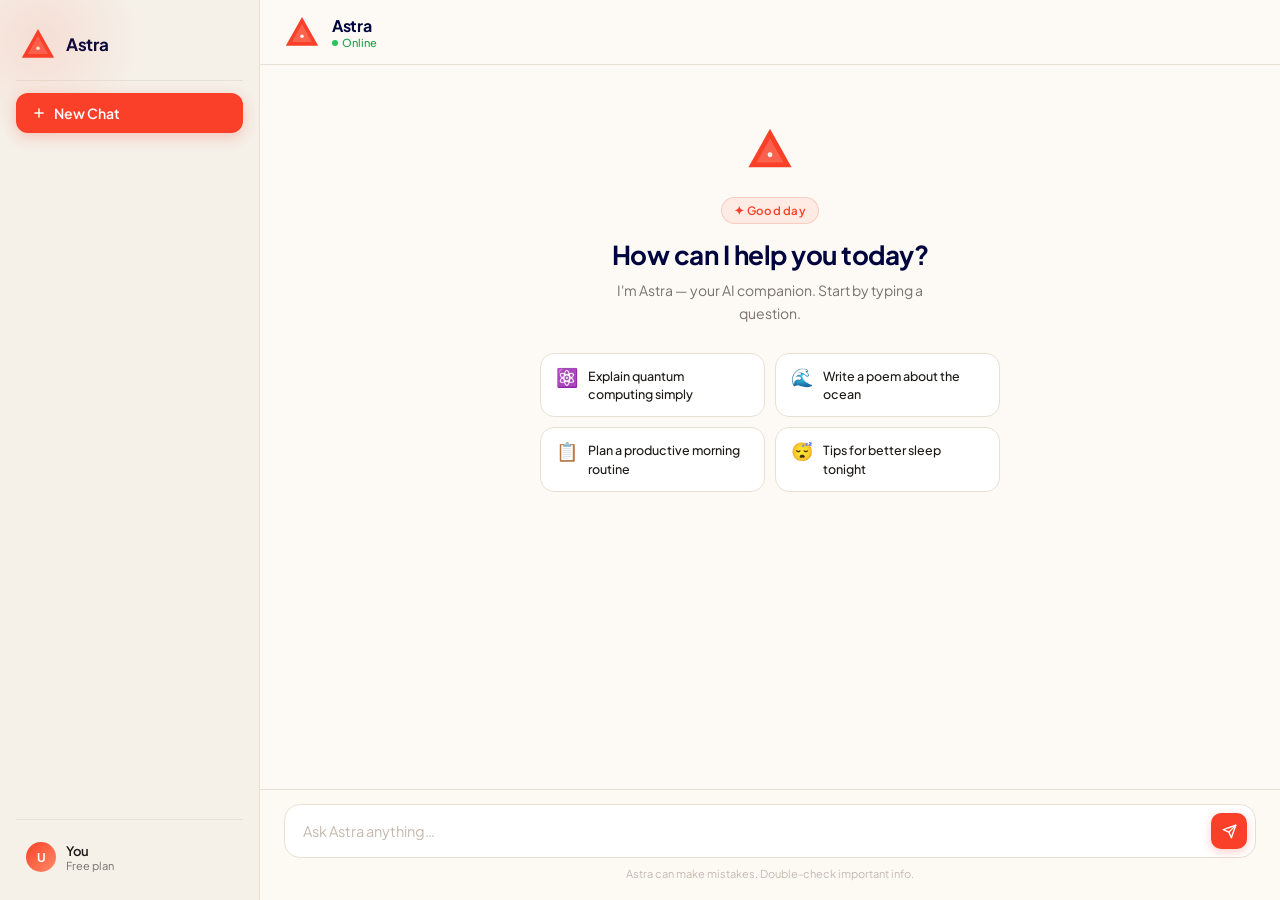
<file: chat.html>
<!DOCTYPE html>
<html lang="en">
<head>
    <meta charset="UTF-8">
    <meta name="viewport" content="width=device-width, initial-scale=1.0">
    <title>Astra</title>
    <link rel="shortcut icon" href="./Assets/Images/solaris-logo.svg">
    <link href="https://fonts.googleapis.com/css2?family=Plus+Jakarta+Sans:wght@300;400;500;600;700&display=swap" rel="stylesheet">
    <style>
        :root {
            --orange: #fa4028;
            --orange-hover: #801a10;
            --orange-light: rgba(250, 64, 40, 0.08);
            --orange-glow: rgba(250, 64, 40, 0.25);
            --bg: #fdfaf5;
            --sidebar-bg: #f5f0e8;
            --text-dark: #1C1917;
            --text-muted: #78716c;
            --heading: #00063d;
            --border: #e8e0d5;
            --card-bg: #ffffff;
            --font-body: 'Plus Jakarta Sans', sans-serif;
        }

        * { margin: 0; padding: 0; box-sizing: border-box; font-family: var(--font-body); }

        body {
            display: flex;
            height: 100vh;
            background: var(--bg);
            overflow: hidden;
        }

        /* ── SIDEBAR ── */
        .sidebar {
            width: 260px;
            background: var(--sidebar-bg);
            padding: 20px 16px;
            border-right: 1px solid var(--border);
            display: flex;
            flex-direction: column;
            gap: 4px;
            position: relative;
            overflow: hidden;
        }

        .sidebar::before {
            content: '';
            position: absolute;
            top: -60px; left: -60px;
            width: 200px; height: 200px;
            background: radial-gradient(circle, rgba(250,64,40,0.1) 0%, transparent 70%);
            pointer-events: none;
        }

        .sidebar-brand {
            display: flex;
            align-items: center;
            gap: 10px;
            padding: 6px 4px 18px;
            border-bottom: 1px solid var(--border);
            margin-bottom: 8px;
        }

        .brand-name {
            font-size: 17px; font-weight: 700;
            color: var(--heading); letter-spacing: -0.3px;
        }

        .new-chat {
            width: 100%;
            padding: 11px 16px;
            background: var(--orange);
            color: white;
            border: none; border-radius: 12px;
            cursor: pointer;
            font-size: 14px; font-weight: 600;
            font-family: var(--font-body);
            display: flex; align-items: center; gap: 8px;
            transition: background 0.2s, transform 0.15s, box-shadow 0.2s;
            box-shadow: 0 4px 14px var(--orange-glow);
            margin-bottom: 4px;
        }

        .new-chat:hover { background: var(--orange-hover); transform: translateY(-1px); box-shadow: 0 6px 18px var(--orange-glow); }
        .new-chat:active { transform: translateY(0); }

        .sidebar-footer {
            margin-top: auto;
            padding-top: 14px;
            border-top: 1px solid var(--border);
        }

        .user-pill {
            display: flex; align-items: center; gap: 10px;
            padding: 8px 10px;
            border-radius: 12px; cursor: pointer;
            transition: background 0.15s;
        }

        .user-pill:hover { background: rgba(0,0,0,0.04); }

        .avatar {
            width: 30px; height: 30px;
            border-radius: 50%;
            background: linear-gradient(135deg, #fa4028, #ff8c69);
            display: flex; align-items: center; justify-content: center;
            font-size: 12px; font-weight: 700; color: white;
            flex-shrink: 0;
        }

        .user-info { flex: 1; overflow: hidden; }
        .user-name { font-size: 13px; font-weight: 600; color: var(--text-dark); }
        .user-sub { font-size: 11px; color: var(--text-muted); }

        /* ── MAIN CHAT ── */
        .chat-container { flex: 1; display: flex; flex-direction: column; min-width: 0; }

        /* ── HEADER ── */
        .header {
            background: rgba(253,250,245,0.9);
            backdrop-filter: blur(12px);
            padding: 14px 24px;
            display: flex; align-items: center; gap: 12px;
            border-bottom: 1px solid var(--border);
        }

        .header-icon {
            width: 36px; height: 36px;
            border-radius: 10px;
            display: flex; align-items: center; justify-content: center;
        }

        .header-info { flex: 1; }
        .header-title { font-size: 16px; font-weight: 700; color: var(--heading); letter-spacing: -0.3px; }

        .header-status {
            font-size: 11px; font-weight: 500; color: #16a34a;
            display: flex; align-items: center; gap: 4px;
        }

        .status-dot {
            width: 6px; height: 6px;
            border-radius: 50%; background: #22c55e;
            animation: pulse 2s infinite;
        }

        @keyframes pulse { 0%, 100% { opacity: 1; } 50% { opacity: 0.4; } }

        /* ── CHAT BOX ── */
        .chat-box {
            flex: 1; padding: 24px;
            overflow-y: auto;
            display: flex; flex-direction: column; gap: 4px;
            scroll-behavior: smooth;
        }

        .chat-box::-webkit-scrollbar { width: 4px; }
        .chat-box::-webkit-scrollbar-track { background: transparent; }
        .chat-box::-webkit-scrollbar-thumb { background: var(--border); border-radius: 4px; }

        /* ── GREETING ── */
        .greeting-card {
            display: flex; flex-direction: column; align-items: center;
            text-align: center;
            padding: 36px 24px 24px;
            animation: fadeUp 0.55s ease both;
        }

        @keyframes fadeUp { from { opacity: 0; transform: translateY(18px); } to { opacity: 1; transform: translateY(0); } }

        .greeting-icon {
            width: 48px; height: 48px;
            margin-bottom: 20px;
        }

        .greeting-badge {
            display: inline-flex; align-items: center; gap: 6px;
            background: var(--orange-light);
            border: 1px solid rgba(250,64,40,0.18);
            border-radius: 100px;
            padding: 5px 12px;
            font-size: 11.5px; font-weight: 600;
            color: var(--orange);
            letter-spacing: 0.3px;
            margin-bottom: 14px;
        }

        .greeting-heading {
            font-size: 26px; font-weight: 700;
            color: var(--heading); letter-spacing: -0.5px;
            margin-bottom: 8px;
        }

        .greeting-sub {
            font-size: 14px; color: var(--text-muted);
            font-weight: 400; max-width: 360px;
            line-height: 1.65; margin-bottom: 28px;
        }

        .suggestion-grid {
            display: grid; grid-template-columns: 1fr 1fr;
            gap: 10px;
            width: 100%; max-width: 460px;
        }

        .suggestion-chip {
            background: var(--card-bg);
            border: 1px solid var(--border);
            border-radius: 14px;
            padding: 13px 15px;
            text-align: left; cursor: pointer;
            transition: all 0.2s;
            display: flex; align-items: flex-start; gap: 10px;
        }

        .suggestion-chip:hover {
            border-color: var(--orange);
            background: var(--orange-light);
            transform: translateY(-2px);
            box-shadow: 0 6px 18px rgba(250,64,40,0.09);
        }

        .chip-emoji { font-size: 18px; line-height: 1; flex-shrink: 0; margin-top: 1px; }
        .chip-text { font-size: 12.5px; font-weight: 500; color: var(--text-dark); line-height: 1.45; }

        /* ── MESSAGES ── */
        .message-row {
            display: flex; gap: 10px;
            margin: 4px 0;
            animation: fadeUp 0.28s ease both;
        }

        .message-row.user { flex-direction: row-reverse; }

        .msg-avatar {
            width: 28px; height: 28px;
            border-radius: 50%; flex-shrink: 0;
            display: flex; align-items: center; justify-content: center;
            font-size: 11px; font-weight: 700;
            margin-top: 2px;
        }

        .msg-avatar.bot-av { background: none; object-fit: cover; }
        .msg-avatar.user-av { background: var(--heading); color: white; }

        .message {
            max-width: 90%; padding: 12px 16px;
            border-radius: 18px;
            font-size: 14px; line-height: 1.62; font-weight: 400;
            word-wrap: break-word;
            overflow-wrap: break-word;
            hyphens: auto;
        }

        .message.user {
            background: var(--orange); color: white;
            border-bottom-right-radius: 5px;
            box-shadow: 0 4px 14px rgba(250,64,40,0.22);
            max-width: none;
            white-space: nowrap;
        }

        .message.bot {
            background: var(--card-bg); color: var(--text-dark);
            border-bottom-left-radius: 5px;
            border: 1px solid var(--border);
            box-shadow: 0 2px 8px rgba(0,0,0,0.04);
            white-space: pre-wrap;
        }

        .message.bot.typing {
            display: flex; align-items: center; gap: 5px;
            padding: 15px 18px;
        }

        .typing-dot {
            width: 6px; height: 6px;
            border-radius: 50%; background: #c4b9ae;
            animation: blink 1.2s infinite;
        }
        .typing-dot:nth-child(2) { animation-delay: 0.2s; }
        .typing-dot:nth-child(3) { animation-delay: 0.4s; }

        @keyframes blink { 0%, 80%, 100% { opacity: 0.25; transform: scale(0.8); } 40% { opacity: 1; transform: scale(1); } }

        .timestamp {
            font-size: 10.5px; color: var(--text-muted);
            margin-top: 4px; padding: 0 4px;
        }

        .message-row.user .timestamp { text-align: right; }

        /* ── INPUT AREA ── */
        .input-wrapper {
            padding: 14px 24px 20px;
            background: rgba(253,250,245,0.92);
            border-top: 1px solid var(--border);
        }

        .input-area {
            display: flex; align-items: center; gap: 8px;
            background: var(--card-bg);
            border: 1.5px solid var(--border);
            border-radius: 16px;
            padding: 8px 8px 8px 18px;
            transition: border-color 0.2s, box-shadow 0.2s;
        }

        .input-area:focus-within {
            border-color: rgba(250,64,40,0.38);
            box-shadow: 0 0 0 3px rgba(250,64,40,0.07);
        }

        .input-area input[type="text"] {
            flex: 1; border: none; background: transparent;
            font-size: 14.5px; font-family: var(--font-body);
            color: var(--text-dark); outline: none;
            padding: 4px 0; font-weight: 400;
        }

        .input-area input::placeholder { color: #c4b9ae; font-weight: 400; }

        .input-actions { display: flex; gap: 4px; align-items: center; }

        .send-btn {
            width: 36px; height: 36px;
            border-radius: 10px; background: var(--orange); border: none;
            display: flex; align-items: center; justify-content: center;
            cursor: pointer;
            transition: background 0.2s, transform 0.15s, box-shadow 0.2s;
            box-shadow: 0 3px 10px var(--orange-glow);
            flex-shrink: 0; padding: 0;
        }

        .send-btn:hover { background: var(--orange-hover); transform: scale(1.05); }
        .send-btn:active { transform: scale(0.97); }
        .send-btn svg { width: 15px; height: 15px; fill: none; stroke: white; stroke-width: 2.2; stroke-linecap: round; stroke-linejoin: round; }

        .input-hint { text-align: center; font-size: 11px; color: #c4b9ae; margin-top: 9px; font-weight: 400; }
    </style>
</head>
<body>

    <div class="sidebar">
        <div class="sidebar-brand">
            <div>
                <img class="header-icon" src="./Assets/Images/solaris-logo.svg" alt="">
            </div>
            <span class="brand-name">Astra</span>
        </div>

        <button class="new-chat" onclick="newChat()">
            <svg width="14" height="14" viewBox="0 0 24 24" fill="none" stroke="currentColor" stroke-width="2.5" stroke-linecap="round"><line x1="12" y1="5" x2="12" y2="19"/><line x1="5" y1="12" x2="19" y2="12"/></svg>
            New Chat
        </button>

        <div class="sidebar-footer">
            <div class="user-pill">
                <div class="avatar">U</div>
                <div class="user-info">
                    <div class="user-name">You</div>
                    <div class="user-sub">Free plan</div>
                </div>
            </div>
        </div>
    </div>

    <div class="chat-container">

        <div class="header">
            <div>
                <img class="header-icon" src="./Assets/Images/solaris-logo.svg" alt="">
            </div>
            <div class="header-info">
                <div class="header-title">Astra</div>
                <div class="header-status"><span class="status-dot"></span> Online</div>
            </div>
        </div>

        <div class="chat-box" id="chatBox">
            <div class="greeting-card" id="greetingCard">
                <div>
                    <img class="greeting-icon" src="./Assets/Images/solaris-logo.svg" alt="Astra Logo">
                </div>
                <div class="greeting-badge">✦ Good day</div>
                <div class="greeting-heading">How can I help you today?</div>
                <div class="greeting-sub">I'm Astra — your AI companion. Start by typing a question.</div>
                <div class="suggestion-grid">
                    <div class="suggestion-chip" onclick="fillInput('Explain quantum computing simply')">
                        <span class="chip-emoji">⚛️</span>
                        <span class="chip-text">Explain quantum computing simply</span>
                    </div>
                    <div class="suggestion-chip" onclick="fillInput('Write a short poem about the ocean')">
                        <span class="chip-emoji">🌊</span>
                        <span class="chip-text">Write a poem about the ocean</span>
                    </div>
                    <div class="suggestion-chip" onclick="fillInput('Help me plan a productive morning routine')">
                        <span class="chip-emoji">📋</span>
                        <span class="chip-text">Plan a productive morning routine</span>
                    </div>
                    <div class="suggestion-chip" onclick="fillInput('What are some tips for better sleep?')">
                        <span class="chip-emoji">😴</span>
                        <span class="chip-text">Tips for better sleep tonight</span>
                    </div>
                </div>
            </div>
        </div>

        <div class="input-wrapper">
            <div class="input-area">
                <input type="text" id="userInput" placeholder="Ask Astra anything…" onkeydown="if(event.key==='Enter') sendMessage()">
                <div class="input-actions">
                    <button class="send-btn" onclick="sendMessage()">
                        <svg viewBox="0 0 24 24"><line x1="22" y1="2" x2="11" y2="13"/><polygon points="22 2 15 22 11 13 2 9 22 2"/></svg>
                    </button>
                </div>
            </div>
            <div class="input-hint">Astra can make mistakes. Double-check important info.</div>
        </div>
    </div>

    <script>
        // ── PASTE YOUR GROQ API KEY HERE ──
        const GROQ_API_KEY = "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";

        let currentChat = [];

        function fillInput(text) {
            document.getElementById('userInput').value = text;
            document.getElementById('userInput').focus();
        }

        function now() {
            return new Date().toLocaleTimeString([], { hour: '2-digit', minute: '2-digit' });
        }

        function addMessage(role, text) {
            const chatBox = document.getElementById('chatBox');
            const greeting = document.getElementById('greetingCard');
            if (greeting) greeting.style.display = 'none';

            if (role === 'typing') {
                const row = document.createElement('div');
                row.className = 'message-row';
                row.id = 'typingRow';
                row.innerHTML = `
                    <img class="msg-avatar bot-av" src="./Assets/Images/solaris-logo.svg" alt="Astra">
                    <div>
                        <div class="message bot typing">
                            <div class="typing-dot"></div>
                            <div class="typing-dot"></div>
                            <div class="typing-dot"></div>
                        </div>
                    </div>`;
                chatBox.appendChild(row);
                chatBox.scrollTop = chatBox.scrollHeight;
                return;
            }

            const tr = document.getElementById('typingRow');
            if (tr) tr.remove();

            const row = document.createElement('div');
            row.className = `message-row ${role}`;

            const botAv = `<img class="msg-avatar bot-av" src="./Assets/Images/solaris-logo.svg" alt="Astra">`;
            const userAv = `<div class="msg-avatar user-av">U</div>`;
            const msgClass = role === 'user' ? 'user' : 'bot';

            row.innerHTML = `
                ${role !== 'user' ? botAv : ''}
                <div>
                    <div class="message ${msgClass}">${text}</div>
                    <div class="timestamp">${now()}</div>
                </div>
                ${role === 'user' ? userAv : ''}`;

            chatBox.appendChild(row);
            chatBox.scrollTop = chatBox.scrollHeight;
        }

        function sendMessage() {
            const input = document.getElementById('userInput');
            const text = input.value.trim();
            if (!text) return;

            addMessage('user', text);
            currentChat.push({ role: 'user', content: text });
            input.value = '';

            addMessage('typing');

            fetch("https://api.groq.com/openai/v1/chat/completions", {
                method: "POST",
                headers: {
                    "Content-Type": "application/json",
                    "Authorization": `Bearer ${GROQ_API_KEY}`
                },
                body: JSON.stringify({
                    model: "llama-3.3-70b-versatile",  // free model
                    messages: [
                        { role: "system", content: "You are Astra, a helpful AI assistant." },
                        ...currentChat
                    ],
                    max_tokens: 1024
                })
            })
            .then(res => res.json())
            .then(data => {
                const reply = data.choices?.[0]?.message?.content || "Sorry, I couldn't respond.";
                addMessage('bot', reply);
                currentChat.push({ role: 'assistant', content: reply });
            })
            .catch(err => {
                addMessage('bot', "Oops, something went wrong. Please try again.");
                console.error(err);
            });
        }

        function newChat() {
            currentChat = [];
            const chatBox = document.getElementById('chatBox');
            chatBox.innerHTML = `
            <div class="greeting-card" id="greetingCard">
                <div><img class="greeting-icon" src="./Assets/Images/solaris-logo.svg" alt="Astra Logo"></div>
                <div class="greeting-badge">✦ Good day</div>
                <div class="greeting-heading">How can I help you today?</div>
                <div class="greeting-sub">I'm Astra — your AI companion. Start by typing a question.</div>
                <div class="suggestion-grid">
                    <div class="suggestion-chip" onclick="fillInput('Explain quantum computing simply')">
                        <span class="chip-emoji">⚛️</span>
                        <span class="chip-text">Explain quantum computing simply</span>
                    </div>
                    <div class="suggestion-chip" onclick="fillInput('Write a short poem about the ocean')">
                        <span class="chip-emoji">🌊</span>
                        <span class="chip-text">Write a poem about the ocean</span>
                    </div>
                    <div class="suggestion-chip" onclick="fillInput('Help me plan a productive morning routine')">
                        <span class="chip-emoji">📋</span>
                        <span class="chip-text">Plan a productive morning routine</span>
                    </div>
                    <div class="suggestion-chip" onclick="fillInput('What are some tips for better sleep?')">
                        <span class="chip-emoji">😴</span>
                        <span class="chip-text">Tips for better sleep tonight</span>
                    </div>
                </div>
            </div>`;
        }
    </script>
</body>
</html>
</file>
